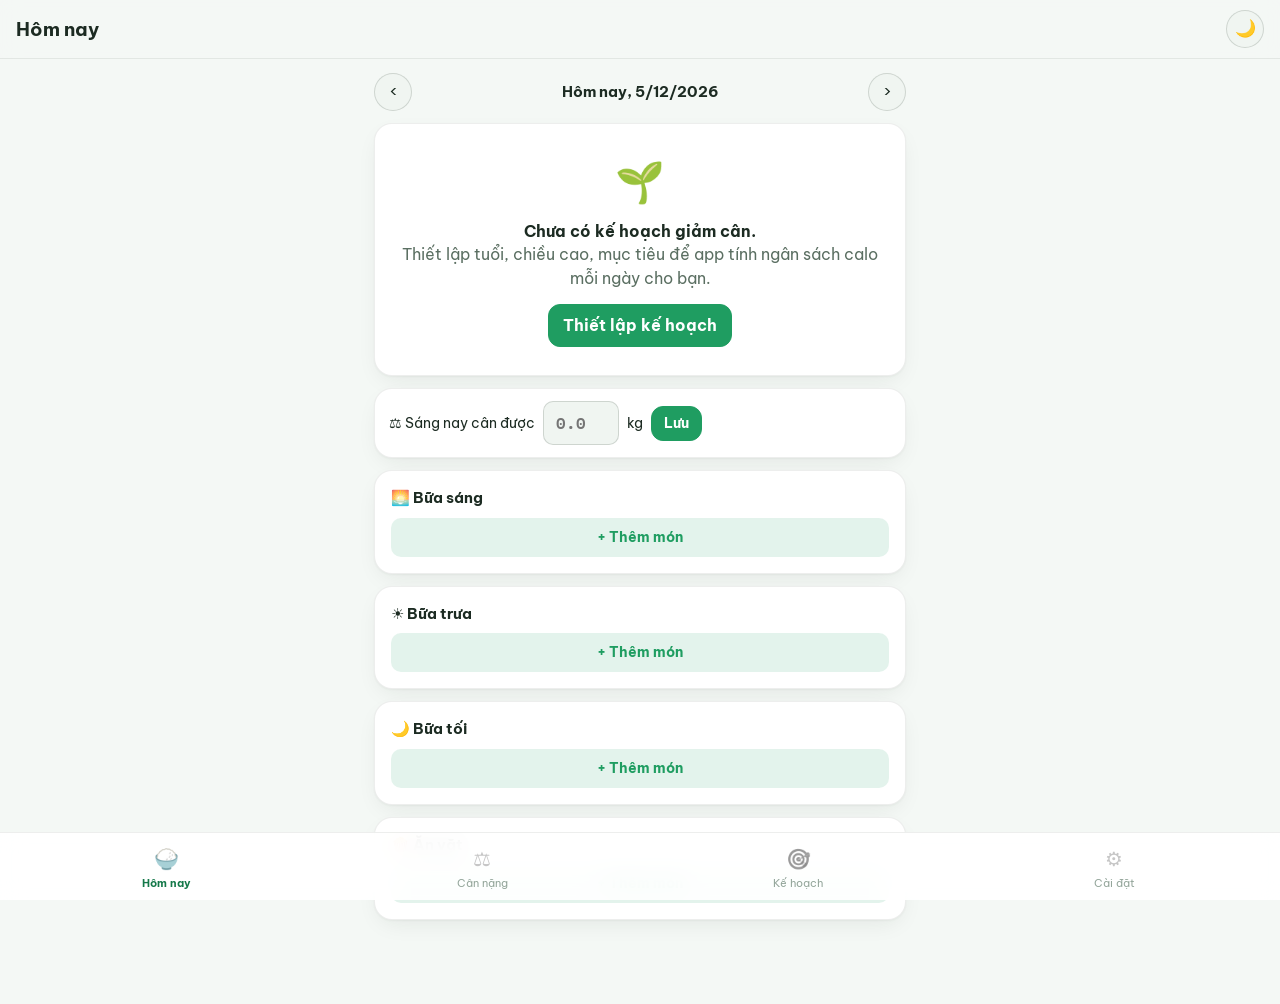
<file: index.html>
<!DOCTYPE html>
<html lang="vi">
<head>
  <meta charset="UTF-8">
  <meta name="viewport" content="width=device-width, initial-scale=1, viewport-fit=cover">
  <meta name="theme-color" content="#f4f8f5">
  <meta name="apple-mobile-web-app-capable" content="yes">
  <meta name="apple-mobile-web-app-status-bar-style" content="default">
  <title>Giảm Cân</title>
  <link rel="stylesheet" href="fonts-embedded.css">
  <link rel="stylesheet" href="styles.css">
  <script>
    // Chống chớp theme: đặt data-theme TRƯỚC khi vẽ trang
    try {
      var t = localStorage.getItem('giam-can-theme');
      if (t === 'dark' || (t !== 'light' && matchMedia('(prefers-color-scheme: dark)').matches))
        document.documentElement.setAttribute('data-theme', 'dark');
    } catch (e) {}
  </script>
</head>
<body>

<header class="topbar">
  <h1 id="topbar-title">Hôm nay</h1>
  <button type="button" id="btn-theme" class="btn icon" aria-label="Đổi giao diện sáng/tối">🌙</button>
</header>

<main>
  <!-- ═══════════ TAB 1: HÔM NAY ═══════════ -->
  <section id="tab-homnay" class="panel">
    <div class="date-nav">
      <button type="button" id="btn-day-prev" class="btn icon" aria-label="Ngày trước">‹</button>
      <div id="day-label" class="date-label">—</div>
      <button type="button" id="btn-day-next" class="btn icon" aria-label="Ngày sau">›</button>
    </div>

    <!-- Empty state khi chưa có kế hoạch -->
    <div id="today-onboard" class="card onboard hidden">
      <div class="onboard-emoji">🌱</div>
      <p><strong>Chưa có kế hoạch giảm cân.</strong><br>Thiết lập tuổi, chiều cao, mục tiêu để app tính ngân sách calo mỗi ngày cho bạn.</p>
      <button type="button" class="btn primary" data-goto="kehoach">Thiết lập kế hoạch</button>
    </div>

    <!-- Hero: vòng calo còn lại -->
    <div id="today-hero" class="card hero-card">
      <div class="ring-wrap">
        <svg viewBox="0 0 200 200" class="ring-svg" aria-hidden="true">
          <circle class="ring-track" cx="100" cy="100" r="86"></circle>
          <circle id="ring-fill" class="ring-fill" cx="100" cy="100" r="86"></circle>
        </svg>
        <div class="ring-center">
          <div id="ring-num" class="ring-num mono">—</div>
          <div id="ring-sub" class="ring-sub">kcal còn lại</div>
        </div>
      </div>
      <div class="hero-stats">
        <div class="hstat"><span class="hstat-label">Ngân sách</span><span id="stat-budget" class="mono">—</span></div>
        <div class="hstat"><span class="hstat-label">Đã ăn</span><span id="stat-eaten" class="mono">0</span></div>
        <div class="hstat"><span class="hstat-label">Chuỗi ngày</span><span id="stat-streak" class="mono">0</span></div>
      </div>
    </div>

    <!-- Cân nhanh buổi sáng -->
    <div id="quick-weigh" class="card quick-weigh hidden">
      <span>⚖️ Sáng nay cân được</span>
      <input type="number" id="quick-weigh-input" inputmode="decimal" step="0.1" min="20" max="300" placeholder="0.0" class="input num">
      <span>kg</span>
      <button type="button" id="btn-quick-weigh" class="btn primary sm">Lưu</button>
    </div>

    <!-- 4 bữa -->
    <div id="meals"></div>
  </section>

  <!-- ═══════════ TAB 2: CÂN NẶNG ═══════════ -->
  <section id="tab-cannang" class="panel" hidden>
    <div class="card weight-now">
      <div class="wn-main">
        <span id="wn-kg" class="wn-kg mono">—</span>
        <span class="wn-unit">kg</span>
      </div>
      <div class="wn-deltas">
        <div class="wn-delta"><span id="wn-vs-week" class="badge">—</span><span class="wn-delta-label">so với tuần trước</span></div>
        <div class="wn-delta"><span id="wn-vs-goal" class="badge">—</span><span class="wn-delta-label">tới mục tiêu</span></div>
      </div>
    </div>

    <div class="card chart-card">
      <div class="chart-head">
        <h2>Diễn biến</h2>
        <div class="pills" id="chart-range">
          <button type="button" class="pill active" data-range="30">30 ngày</button>
          <button type="button" class="pill" data-range="90">90 ngày</button>
          <button type="button" class="pill" data-range="0">Tất cả</button>
        </div>
      </div>
      <div id="chart-empty" class="chart-empty hidden">Cần ít nhất 2 lần cân để vẽ biểu đồ 📈</div>
      <svg id="chart-svg" viewBox="0 0 360 220" class="chart-svg" aria-label="Biểu đồ cân nặng">
        <defs>
          <linearGradient id="area-grad" x1="0" y1="0" x2="0" y2="1">
            <stop offset="0%" class="grad-top"></stop>
            <stop offset="100%" class="grad-bot"></stop>
          </linearGradient>
        </defs>
        <g id="chart-grid"></g>
        <path id="chart-area" class="chart-area" d=""></path>
        <path id="chart-line" class="chart-line" d=""></path>
        <path id="chart-ma" class="chart-ma" d=""></path>
        <line id="chart-goal" class="chart-goal" x1="0" x2="0" y1="0" y2="0"></line>
        <g id="chart-dots"></g>
        <g id="chart-labels"></g>
      </svg>
      <div class="chart-legend">
        <span class="lg lg-raw">Cân thực</span>
        <span class="lg lg-ma">Trung bình 7 ngày</span>
        <span class="lg lg-goal">Mục tiêu</span>
      </div>
    </div>

    <div class="card">
      <h2>Lịch sử cân</h2>
      <ul id="weight-history" class="rowlist"></ul>
      <div id="weight-history-empty" class="empty-note hidden">Chưa có lần cân nào — nhập cân ở tab Hôm nay nhé.</div>
    </div>
  </section>

  <!-- ═══════════ TAB 3: KẾ HOẠCH ═══════════ -->
  <section id="tab-kehoach" class="panel" hidden>
    <div class="card">
      <h2>Về bạn</h2>
      <div class="form-grid">
        <label class="field">
          <span>Giới tính</span>
          <div class="seg" id="seg-sex">
            <button type="button" data-val="male" class="active">Nam</button>
            <button type="button" data-val="female">Nữ</button>
          </div>
        </label>
        <label class="field"><span>Tuổi</span><input type="number" id="f-age" inputmode="numeric" min="10" max="100" class="input"></label>
        <label class="field"><span>Chiều cao (cm)</span><input type="number" id="f-height" inputmode="numeric" min="100" max="230" class="input"></label>
        <label class="field"><span>Cân hiện tại (kg)</span><input type="number" id="f-weight" inputmode="decimal" step="0.1" min="20" max="300" class="input"></label>
        <label class="field span2">
          <span>Mức vận động</span>
          <select id="f-activity" class="input">
            <option value="1.2">Ít vận động (ngồi nhiều)</option>
            <option value="1.375">Nhẹ (tập 1–3 buổi/tuần)</option>
            <option value="1.55">Vừa (tập 3–5 buổi/tuần)</option>
            <option value="1.725">Nhiều (tập 6–7 buổi/tuần)</option>
            <option value="1.9">Rất nhiều (lao động nặng)</option>
          </select>
        </label>
      </div>
    </div>

    <div class="card">
      <h2>Mục tiêu</h2>
      <div class="form-grid">
        <label class="field"><span>Cân mục tiêu (kg)</span><input type="number" id="f-target" inputmode="decimal" step="0.1" min="20" max="300" class="input"></label>
        <label class="field span2">
          <span>Tốc độ giảm</span>
          <div class="seg" id="seg-deficit">
            <button type="button" data-val="0.25">0,25 kg/tuần<small>nhẹ nhàng</small></button>
            <button type="button" data-val="0.5" class="active">0,5 kg/tuần<small>chuẩn</small></button>
            <button type="button" data-val="0.75">0,75 kg/tuần<small>gắt</small></button>
          </div>
        </label>
      </div>
      <button type="button" id="btn-save-plan" class="btn primary block">Lưu kế hoạch</button>
    </div>

    <div id="plan-results" class="hidden">
      <div id="plan-warning" class="warn-banner hidden">⚠️ Ngân sách dưới mức an toàn — hãy chọn tốc độ giảm chậm hơn.</div>
      <div class="result-row">
        <div class="card result-card"><span class="r-label">BMR</span><span id="r-bmr" class="r-num mono">—</span><span class="r-unit">kcal</span></div>
        <div class="card result-card"><span class="r-label">TDEE</span><span id="r-tdee" class="r-num mono">—</span><span class="r-unit">kcal</span></div>
      </div>
      <div class="card result-card big">
        <span class="r-label">Ngân sách mỗi ngày</span>
        <span id="r-budget" class="r-num-big mono">—</span>
        <span class="r-unit">kcal</span>
      </div>
      <div class="card result-card big">
        <span class="r-label">Dự kiến đạt mục tiêu</span>
        <span id="r-eta" class="r-eta">—</span>
      </div>
    </div>
  </section>

  <!-- ═══════════ TAB 4: CÀI ĐẶT ═══════════ -->
  <section id="tab-caidat" class="panel" hidden>
    <div class="card">
      <h2>Giao diện</h2>
      <div class="seg" id="seg-theme">
        <button type="button" data-val="auto">Tự động</button>
        <button type="button" data-val="light">Sáng</button>
        <button type="button" data-val="dark">Tối</button>
      </div>
    </div>
    <div class="card">
      <h2>Món của tôi</h2>
      <ul id="custom-foods" class="rowlist"></ul>
      <div id="custom-foods-empty" class="empty-note">Chưa có món tự tạo. Khi thêm món bằng "Nhập tay", tick "Lưu vào món của tôi" là món sẽ hiện ở đây.</div>
    </div>
    <div class="card">
      <h2>Dữ liệu</h2>
      <p id="sync-status" class="muted hidden">☁️ Đồng bộ theo tài khoản Claude: <strong>đang bật</strong> — mọi thiết bị đăng nhập đều thấy cùng dữ liệu.</p>
      <p id="sync-off-note" class="muted">Dữ liệu nằm trên máy này. Xuất file backup định kỳ để không mất khi đổi máy/xoá trình duyệt.</p>
      <div class="btn-row">
        <button type="button" id="btn-export" class="btn">📤 Xuất dữ liệu</button>
        <button type="button" id="btn-import" class="btn">📥 Nhập dữ liệu</button>
      </div>
      <input type="file" id="import-file" accept="application/json" class="hidden">
      <button type="button" id="btn-wipe" class="btn danger block">Xoá hết dữ liệu</button>
      <p id="diag-photo" class="muted">📷 Chụp ảnh đo calo: đang kiểm tra…</p>
    </div>
    <p class="version muted">Giảm Cân v3.1 · 02/09/2026 · làm bởi Claude cho Ray 💚</p>
  </section>
</main>

<!-- ═══════════ BOTTOM NAV ═══════════ -->
<nav class="bottomnav">
  <button type="button" class="nav-btn active" data-tab="homnay"><span class="nav-ico">🍚</span><span>Hôm nay</span></button>
  <button type="button" class="nav-btn" data-tab="cannang"><span class="nav-ico">⚖️</span><span>Cân nặng</span></button>
  <button type="button" class="nav-btn" data-tab="kehoach"><span class="nav-ico">🎯</span><span>Kế hoạch</span></button>
  <button type="button" class="nav-btn" data-tab="caidat"><span class="nav-ico">⚙️</span><span>Cài đặt</span></button>
</nav>

<!-- ═══════════ SHEET THÊM MÓN ═══════════ -->
<div id="sheet-backdrop" class="sheet-backdrop hidden"></div>
<div id="sheet" class="sheet hidden" role="dialog" aria-label="Thêm món">
  <div class="sheet-handle"></div>
  <div class="sheet-head">
    <h2 id="sheet-title">Thêm món</h2>
    <button type="button" id="sheet-close" class="btn icon" aria-label="Đóng">✕</button>
  </div>

  <!-- AI đo calo (ảnh + tả chữ) — chỉ bản Artifact (claude.ai) mở khoá được -->
  <div id="photo-box" class="photo-box hidden">
    <button type="button" id="btn-photo" class="btn photo-btn hidden">📷 Chụp ảnh món ăn — AI ước tính calo</button>
    <a id="scan-link" class="btn photo-btn hidden" href="https://baoshangen.github.io/Giam-can/scan.html" target="_blank" rel="noopener" style="text-align:center;text-decoration:none">📷 Mở Máy Quét Calo (chụp ảnh)</a>
    <input type="file" id="photo-file" accept="image/*" capture="environment" class="hidden">
    <div class="ai-desc-row">
      <input type="text" id="ai-desc" class="input" placeholder="Tả món: '1 tô bún bò đầy đủ, thêm chả'" maxlength="200">
      <button type="button" id="btn-ai-desc" class="btn primary sm">🤖 Ước tính</button>
    </div>
    <div id="photo-status" class="photo-status hidden"></div>
    <ul id="photo-results" class="photo-results"></ul>
  </div>

  <!-- Món hay ăn 7 ngày gần nhất -->
  <div id="food-suggest" class="suggest hidden">
    <div class="suggest-head">⭐ Hay ăn gần đây</div>
    <div id="suggest-chips" class="suggest-chips"></div>
  </div>

  <input type="search" id="food-search" class="input search" placeholder="Tìm món… (gõ không dấu cũng được)" autocomplete="off">
  <div class="pills" id="food-cats">
    <button type="button" class="pill active" data-cat="">Tất cả</button>
    <button type="button" class="pill" data-cat="com">Cơm</button>
    <button type="button" class="pill" data-cat="bun-pho">Bún/Phở</button>
    <button type="button" class="pill" data-cat="banh-xoi">Bánh/Xôi</button>
    <button type="button" class="pill" data-cat="do-uong">Đồ uống</button>
    <button type="button" class="pill" data-cat="an-vat">Ăn vặt</button>
    <button type="button" class="pill" data-cat="khac">Khác</button>
  </div>
  <ul id="food-list" class="foodlist"></ul>
  <div class="manual-entry">
    <div class="manual-head">Nhập tay</div>
    <div class="manual-row">
      <input type="text" id="manual-name" class="input" placeholder="Tên món" maxlength="60">
      <input type="number" id="manual-kcal" class="input num" inputmode="numeric" min="1" max="5000" placeholder="kcal">
    </div>
    <label class="check"><input type="checkbox" id="manual-save"> Lưu vào món của tôi</label>
    <button type="button" id="btn-manual-add" class="btn primary block">Thêm món này</button>
  </div>
</div>

<div id="toast" class="toast hidden" role="status"></div>

<script src="can-logic.js"></script>
<script src="foods-db.js"></script>
<script src="app.js"></script>
</body>
</html>
</file>
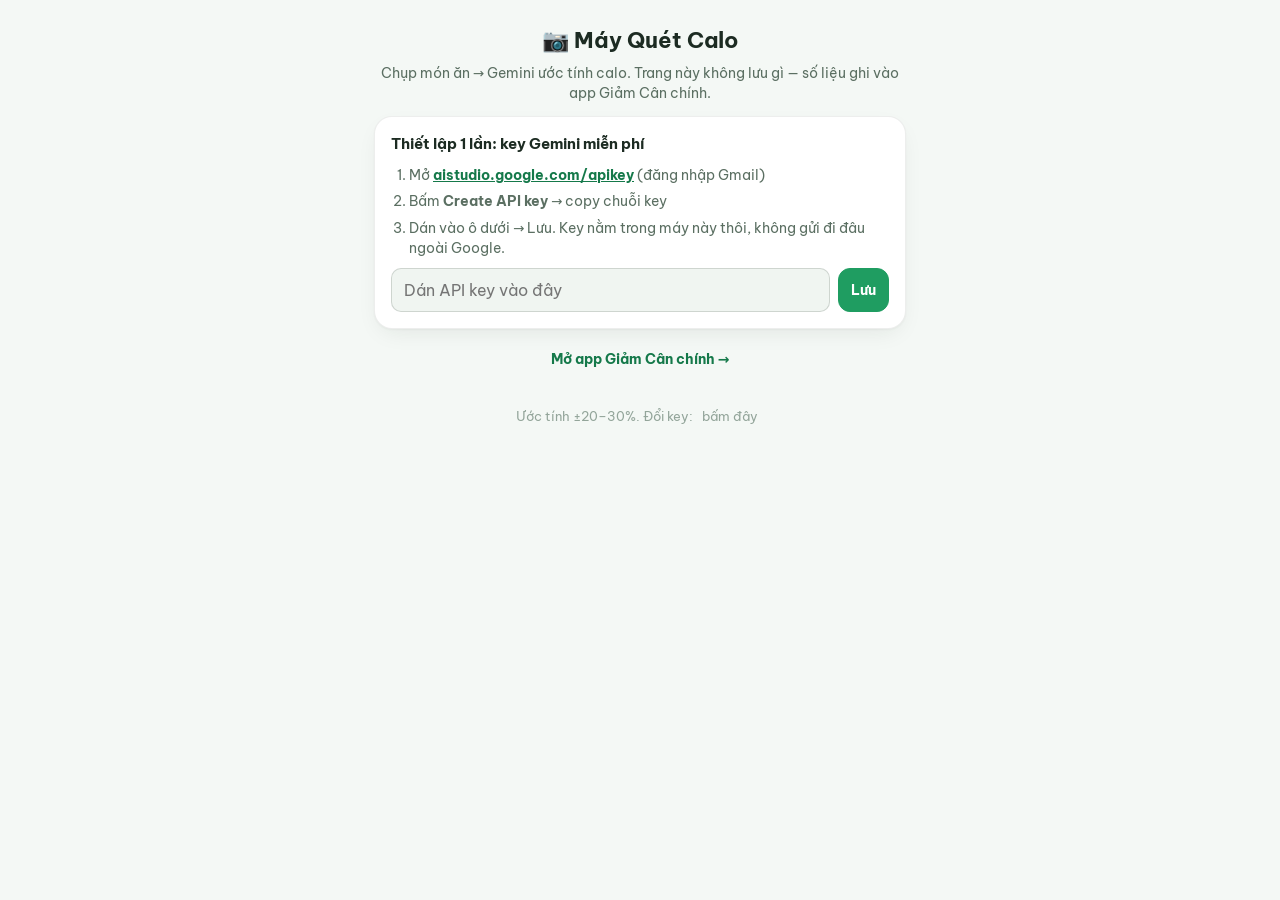
<file: scan.html>
<!DOCTYPE html>
<html lang="vi">
<head>
  <meta charset="UTF-8">
  <meta name="viewport" content="width=device-width, initial-scale=1, viewport-fit=cover">
  <meta name="theme-color" content="#f4f8f5">
  <title>Máy Quét Calo</title>
  <link rel="stylesheet" href="fonts-embedded.css">
  <link rel="stylesheet" href="styles.css">
  <style>
    /* scan.html không có bottom nav → bỏ chỗ trống chừa nav của styles.css */
    body { padding-bottom: 20px; }
    .scan-wrap { max-width: 560px; margin: 0 auto; padding: 14px; display: flex; flex-direction: column; gap: 12px; }
    .scan-hero { text-align: center; padding: 10px 0 0; }
    .scan-hero h1 { font-size: 22px; }
    .scan-hero p { color: var(--ink-2); font-size: 13.5px; margin: 6px 0 0; }
    .big-cam {
      display: flex; flex-direction: column; align-items: center; gap: 6px;
      width: 100%; padding: 26px 16px; cursor: pointer;
      font: inherit; font-weight: 700; font-size: 17px; color: #fff;
      background: var(--green); border: 0; border-radius: var(--radius);
      transition: transform .06s ease;
    }
    .big-cam:active { transform: scale(.98); }
    [data-theme="dark"] .big-cam { color: #0c1510; }
    .big-cam .cam-ico { font-size: 44px; }
    .preview { width: 100%; max-height: 260px; object-fit: contain; border-radius: 12px; background: var(--card-2); }
    .scan-note { font-size: 12.5px; color: var(--ink-3); text-align: center; }
    .key-steps { margin: 0; padding-left: 18px; color: var(--ink-2); font-size: 13.5px; }
    .key-steps li { margin: 6px 0; }
    .key-steps a { color: var(--green-deep); font-weight: 600; }
    .total-row { display: flex; justify-content: space-between; align-items: baseline; border-top: 2px solid var(--hair-2); padding-top: 10px; margin-top: 4px; }
    .total-row .mono { font-size: 22px; font-weight: 600; color: var(--green-deep); }
    .app-link { display: block; text-align: center; color: var(--green-deep); font-weight: 600; font-size: 14px; text-decoration: none; padding: 8px; }
  </style>
  <script>
    try {
      var t = localStorage.getItem('giam-can-theme');
      if (t === 'dark' || (t !== 'light' && matchMedia('(prefers-color-scheme: dark)').matches))
        document.documentElement.setAttribute('data-theme', 'dark');
    } catch (e) {}
  </script>
</head>
<body>
<div class="scan-wrap">
  <div class="scan-hero">
    <h1>📷 Máy Quét Calo</h1>
    <p>Chụp món ăn → Gemini ước tính calo. Trang này không lưu gì — số liệu ghi vào app Giảm Cân chính.</p>
  </div>

  <!-- Thiết lập key (chỉ hiện khi chưa có) -->
  <div id="key-card" class="card hidden">
    <h2>Thiết lập 1 lần: key Gemini miễn phí</h2>
    <ol class="key-steps">
      <li>Mở <a href="https://aistudio.google.com/apikey" target="_blank" rel="noopener">aistudio.google.com/apikey</a> (đăng nhập Gmail)</li>
      <li>Bấm <strong>Create API key</strong> → copy chuỗi key</li>
      <li>Dán vào ô dưới → Lưu. Key nằm trong máy này thôi, không gửi đi đâu ngoài Google.</li>
    </ol>
    <div class="manual-row" style="margin-top:10px">
      <input type="password" id="key-input" class="input" placeholder="Dán API key vào đây" autocomplete="off">
      <button type="button" id="btn-key-save" class="btn primary sm">Lưu</button>
    </div>
  </div>

  <!-- Quét -->
  <div id="scan-card" class="card hidden">
    <button type="button" id="btn-cam" class="big-cam"><span class="cam-ico">📷</span>Chụp / chọn ảnh món ăn</button>
    <input type="file" id="cam-file" accept="image/*" capture="environment" class="hidden">
    <img id="preview" class="preview hidden" alt="Ảnh món ăn">
    <div id="scan-status" class="photo-status hidden"></div>
    <ul id="scan-results" class="photo-results"></ul>
    <div id="total-row" class="total-row hidden"><span>Tổng cộng</span><span id="total-kcal" class="mono">0 kcal</span></div>
    <button type="button" id="btn-copy" class="btn block hidden">📋 Copy kết quả (dán vào ô 🤖 của app)</button>
  </div>

  <a class="app-link" href="https://claude.ai/code/artifact/c59c71ce-4386-413e-b697-3bcf0e0a99fc" target="_blank" rel="noopener">Mở app Giảm Cân chính →</a>
  <p class="scan-note">Ước tính ±20–30%. Đổi key: <button type="button" id="btn-key-change" class="entry-del" style="font:inherit">bấm đây</button></p>
</div>

<script>
(function () {
  'use strict';
  var KEY_STORE = 'giam-can-gemini-key';
  // Đo thật 06/09/2026 với key AQ.* của Ray: chỉ 2 alias này sống (flash chính + lite dự phòng);
  // mọi tên versioned (gemini-2.5-flash, 2.0...) đều 404 với loại key này.
  var MODELS = ['gemini-flash-latest', 'gemini-flash-lite-latest'];
  var $ = function (s) { return document.querySelector(s); };
  var lastResults = [];

  var PROMPT =
    'Bạn là chuyên gia dinh dưỡng. Ảnh đính kèm chụp món ăn (thường là món Việt Nam). ' +
    'Nhận diện TỪNG món/đồ uống thấy trong ảnh và ước tính calo cho ĐÚNG KHẨU PHẦN NHÌN THẤY. ' +
    'Trả về CHỈ MỘT JSON đúng dạng: {"items":[{"name":"tên món tiếng Việt ngắn","kcal":số nguyên,"portion":"khẩu phần ngắn"}],"note":"1 câu lưu ý hoặc chuỗi rỗng"}. ' +
    'Nếu ảnh không phải đồ ăn: {"items":[],"note":"Không thấy đồ ăn trong ảnh"}.';

  function getKey() { try { return localStorage.getItem(KEY_STORE) || ''; } catch (e) { return ''; } }
  function setKey(k) { try { localStorage.setItem(KEY_STORE, k); } catch (e) {} }

  function showMode() {
    var has = !!getKey();
    $('#key-card').classList.toggle('hidden', has);
    $('#scan-card').classList.toggle('hidden', !has);
  }

  function status(msg) {
    var b = $('#scan-status');
    b.textContent = msg || '';
    b.classList.toggle('hidden', !msg);
  }

  // Thu nhỏ ảnh về tối đa 1024px cạnh dài, JPEG 0.8 → payload nhẹ, Gemini đọc vẫn tốt
  function shrink(file) {
    return new Promise(function (resolve, reject) {
      var img = new Image();
      var url = URL.createObjectURL(file);
      img.onload = function () {
        URL.revokeObjectURL(url);
        var scale = Math.min(1, 1024 / Math.max(img.width, img.height));
        var c = document.createElement('canvas');
        c.width = Math.round(img.width * scale);
        c.height = Math.round(img.height * scale);
        c.getContext('2d').drawImage(img, 0, 0, c.width, c.height);
        var dataUrl = c.toDataURL('image/jpeg', 0.8);
        resolve({ b64: dataUrl.split(',')[1], dataUrl: dataUrl });
      };
      img.onerror = function () { URL.revokeObjectURL(url); reject(new Error('Không đọc được ảnh')); };
      img.src = url;
    });
  }

  async function callGemini(b64) {
    var key = getKey();
    var body = JSON.stringify({
      contents: [{ parts: [{ text: PROMPT }, { inline_data: { mime_type: 'image/jpeg', data: b64 } }] }],
      generationConfig: { response_mime_type: 'application/json', temperature: 0.2 },
    });
    var lastErr = null;
    for (var i = 0; i < MODELS.length; i++) {
      var res = null;
      // 503 = quá tải chập chờn (gặp thật nhiều lần) → thử 3 nhịp giãn cách rồi mới nhảy model kế
      var delays = [0, 2000, 4000];
      for (var a = 0; a < delays.length; a++) {
        if (delays[a]) {
          status('Gemini đang đông khách — thử lại nhịp ' + (a + 1) + '/3…');
          await new Promise(function (r) { setTimeout(r, delays[a]); });
        }
        res = await fetch('https://generativelanguage.googleapis.com/v1beta/models/' + MODELS[i] + ':generateContent?key=' + encodeURIComponent(key), {
          method: 'POST', headers: { 'Content-Type': 'application/json' }, body: body,
        });
        if (res.status !== 503) break;
      }
      if (res.status === 503) { lastErr = new Error('BUSY'); continue; } // model này nghẽn → thử model kế
      if (res.status === 404) { lastErr = new Error('model'); continue; } // model đổi tên → thử model sau
      if (res.status === 400 || res.status === 403) throw new Error('KEY');
      if (res.status === 429) throw new Error('QUOTA');
      if (!res.ok) throw new Error('HTTP ' + res.status);
      var json = await res.json();
      var text = json && json.candidates && json.candidates[0] && json.candidates[0].content &&
        json.candidates[0].content.parts && json.candidates[0].content.parts[0] && json.candidates[0].content.parts[0].text;
      if (!text) throw new Error('EMPTY');
      return JSON.parse(text);
    }
    throw (lastErr || new Error('model'));
  }

  function render(data) {
    var ul = $('#scan-results');
    ul.textContent = '';
    lastResults = [];
    var items = (data && Array.isArray(data.items)) ? data.items : [];
    var good = items.filter(function (it) {
      return it && typeof it.name === 'string' && isFinite(Number(it.kcal)) && it.kcal > 0 && it.kcal <= 5000;
    });
    if (!good.length) {
      status((data && data.note) ? String(data.note) : 'Không nhận diện được món nào trong ảnh.');
      $('#total-row').classList.add('hidden');
      $('#btn-copy').classList.add('hidden');
      return;
    }
    status(data.note ? String(data.note) : 'Ước tính từ ảnh (±20–30%):');
    var total = 0;
    good.forEach(function (it) {
      var kcal = Math.round(it.kcal);
      total += kcal;
      lastResults.push(it.name + (it.portion ? ' (' + it.portion + ')' : '') + ' ' + kcal + ' kcal');
      var li = document.createElement('li');
      var name = document.createElement('span');
      name.className = 'pr-name';
      name.textContent = it.name;
      if (it.portion) {
        var u = document.createElement('span');
        u.className = 'food-unit';
        u.textContent = String(it.portion);
        name.appendChild(u);
      }
      var k = document.createElement('span');
      k.className = 'pr-kcal';
      k.textContent = kcal + ' kcal';
      li.appendChild(name); li.appendChild(k);
      ul.appendChild(li);
    });
    $('#total-kcal').textContent = total + ' kcal';
    $('#total-row').classList.remove('hidden');
    $('#btn-copy').classList.remove('hidden');
  }

  async function scan(file) {
    $('#scan-results').textContent = '';
    $('#total-row').classList.add('hidden');
    $('#btn-copy').classList.add('hidden');
    $('#btn-cam').disabled = true;
    status('🔍 Gemini đang nhìn ảnh… (vài giây)');
    try {
      var img = await shrink(file);
      $('#preview').src = img.dataUrl;
      $('#preview').classList.remove('hidden');
      var data;
      try {
        data = await callGemini(img.b64);
      } catch (e1) {
        if (!(e1 && e1.message === 'BUSY')) throw e1;
        // nghẽn hết các nhịp trên mọi model → tự đợi 5s quét lại giùm, khỏi bắt bấm tay
        for (var s5 = 5; s5 > 0; s5--) {
          status('Gemini đang quá tải — tự quét lại sau ' + s5 + ' giây…');
          await new Promise(function (r) { setTimeout(r, 1000); });
        }
        data = await callGemini(img.b64);
      }
      render(data);
    } catch (e) {
      var m = e && e.message;
      if (m === 'KEY') { status('Key không hợp lệ hoặc hết hạn — dán key khác nha.'); setKey(''); showMode(); }
      else if (m === 'QUOTA') status('Hết lượt miễn phí hôm nay của Gemini — mai quét tiếp, giờ tả chữ trong app nha.');
      else if (m === 'BUSY') status('Gemini kẹt cứng thiệt rồi 😅 — đợi 1–2 phút rồi bấm quét lại nha.');
      else if (m === 'model') status('Google đổi tên model — báo Claude cập nhật máy quét giùm.');
      else status('Trục trặc: ' + m + ' — kiểm tra mạng rồi thử lại.');
    } finally {
      $('#btn-cam').disabled = false;
    }
  }

  $('#btn-key-save').addEventListener('click', function () {
    var k = $('#key-input').value.trim();
    if (!k) return;
    setKey(k);
    $('#key-input').value = '';
    showMode();
  });
  $('#btn-key-change').addEventListener('click', function () { setKey(''); showMode(); });
  $('#btn-cam').addEventListener('click', function () { $('#cam-file').click(); });
  $('#cam-file').addEventListener('change', function (ev) {
    var f = ev.target.files[0];
    ev.target.value = '';
    if (f) scan(f);
  });
  $('#btn-copy').addEventListener('click', function () {
    var txt = lastResults.join(', ');
    (navigator.clipboard ? navigator.clipboard.writeText(txt) : Promise.reject()).then(
      function () { status('Đã copy ✅ — qua app chính dán vào ô 🤖 tả chữ hoặc Nhập tay.'); },
      function () { status('Copy tay giùm: ' + txt); }
    );
  });

  document.addEventListener('touchstart', function () {}, { passive: true });
  showMode();
})();
</script>
</body>
</html>
</file>
<file: fonts-embedded.css>
/* ============================================================
   FONT NHÚNG SẴN (data-URI) — sinh tự động bởi fetch-fonts.js
   Đừng sửa tay file này. Sửa danh sách font trong fetch-fonts.js rồi chạy lại.
   ============================================================ */

/* Be Vietnam Pro — subset: vietnamese */
@font-face {
  font-family: 'Be Vietnam Pro';
  font-style: normal;
  font-weight: 400;
  font-display: swap;
  src: url([data-uri]) format('woff2');
  unicode-range: U+0102-0103, U+0110-0111, U+0128-0129, U+0168-0169, U+01A0-01A1, U+01AF-01B0, U+0300-0301, U+0303-0304, U+0308-0309, U+0323, U+0329, U+1EA0-1EF9, U+20AB;
}

/* Be Vietnam Pro — subset: latin */
@font-face {
  font-family: 'Be Vietnam Pro';
  font-style: normal;
  font-weight: 400;
  font-display: swap;
  src: url([data-uri]) format('woff2');
  unicode-range: U+0000-00FF, U+0131, U+0152-0153, U+02BB-02BC, U+02C6, U+02DA, U+02DC, U+0304, U+0308, U+0329, U+2000-206F, U+20AC, U+2122, U+2191, U+2193, U+2212, U+2215, U+FEFF, U+FFFD;
}

/* Be Vietnam Pro — subset: vietnamese */
@font-face {
  font-family: 'Be Vietnam Pro';
  font-style: normal;
  font-weight: 500;
  font-display: swap;
  src: url([data-uri]) format('woff2');
  unicode-range: U+0102-0103, U+0110-0111, U+0128-0129, U+0168-0169, U+01A0-01A1, U+01AF-01B0, U+0300-0301, U+0303-0304, U+0308-0309, U+0323, U+0329, U+1EA0-1EF9, U+20AB;
}

/* Be Vietnam Pro — subset: latin */
@font-face {
  font-family: 'Be Vietnam Pro';
  font-style: normal;
  font-weight: 500;
  font-display: swap;
  src: url([data-uri]) format('woff2');
  unicode-range: U+0000-00FF, U+0131, U+0152-0153, U+02BB-02BC, U+02C6, U+02DA, U+02DC, U+0304, U+0308, U+0329, U+2000-206F, U+20AC, U+2122, U+2191, U+2193, U+2212, U+2215, U+FEFF, U+FFFD;
}

/* Be Vietnam Pro — subset: vietnamese */
@font-face {
  font-family: 'Be Vietnam Pro';
  font-style: normal;
  font-weight: 700;
  font-display: swap;
  src: url([data-uri]) format('woff2');
  unicode-range: U+0102-0103, U+0110-0111, U+0128-0129, U+0168-0169, U+01A0-01A1, U+01AF-01B0, U+0300-0301, U+0303-0304, U+0308-0309, U+0323, U+0329, U+1EA0-1EF9, U+20AB;
}

/* Be Vietnam Pro — subset: latin */
@font-face {
  font-family: 'Be Vietnam Pro';
  font-style: normal;
  font-weight: 700;
  font-display: swap;
  src: url([data-uri]) format('woff2');
  unicode-range: U+0000-00FF, U+0131, U+0152-0153, U+02BB-02BC, U+02C6, U+02DA, U+02DC, U+0304, U+0308, U+0329, U+2000-206F, U+20AC, U+2122, U+2191, U+2193, U+2212, U+2215, U+FEFF, U+FFFD;
}

/* IBM Plex Mono — subset: vietnamese */
@font-face {
  font-family: 'IBM Plex Mono';
  font-style: normal;
  font-weight: 600;
  font-display: swap;
  src: url([data-uri]) format('woff2');
  unicode-range: U+0102-0103, U+0110-0111, U+0128-0129, U+0168-0169, U+01A0-01A1, U+01AF-01B0, U+0300-0301, U+0303-0304, U+0308-0309, U+0323, U+0329, U+1EA0-1EF9, U+20AB;
}

/* IBM Plex Mono — subset: latin */
@font-face {
  font-family: 'IBM Plex Mono';
  font-style: normal;
  font-weight: 600;
  font-display: swap;
  src: url([data-uri]) format('woff2');
  unicode-range: U+0000-00FF, U+0131, U+0152-0153, U+02BB-02BC, U+02C6, U+02DA, U+02DC, U+0304, U+0308, U+0329, U+2000-206F, U+20AC, U+2122, U+2191, U+2193, U+2212, U+2215, U+FEFF, U+FFFD;
}
</file>
<file: styles.css>
/* ============================================================
   Giảm Cân — health app sạch sẽ: xanh lá/trắng, card bo tròn, số to
   Token light/dark · Be Vietnam Pro body · IBM Plex Mono cho số
   ============================================================ */
:root {
  --bg: #f4f8f5;
  --card: #ffffff;
  --card-2: #f0f5f1;
  --ink: #1c2b22;
  --ink-2: #5b6f62;
  --ink-3: #93a59a;
  --hair: rgba(28, 43, 34, .08);
  --hair-2: rgba(28, 43, 34, .16);
  --green: #1f9d61;
  --green-deep: #15794a;
  --green-soft: rgba(31, 157, 97, .12);
  --amber: #d98e04;
  --amber-soft: rgba(217, 142, 4, .13);
  --red: #d64545;
  --red-soft: rgba(214, 69, 69, .12);
  --blue: #3d7dd8;
  --shadow: 0 1px 2px rgba(28, 43, 34, .04), 0 8px 24px -8px rgba(28, 43, 34, .10);
  --radius: 18px;
  --sans: 'Be Vietnam Pro', 'Segoe UI', system-ui, sans-serif;
  --mono: 'IBM Plex Mono', Consolas, monospace;
  color-scheme: light;
}
[data-theme="dark"] {
  --bg: #101713;
  --card: #1a231e;
  --card-2: #212c25;
  --ink: #e8f0ea;
  --ink-2: #9db3a5;
  --ink-3: #67796e;
  --hair: rgba(232, 240, 234, .09);
  --hair-2: rgba(232, 240, 234, .18);
  --green: #34c17d;
  --green-deep: #6adfa8;
  --green-soft: rgba(52, 193, 125, .16);
  --amber: #eda93a;
  --amber-soft: rgba(237, 169, 58, .15);
  --red: #ef7070;
  --red-soft: rgba(239, 112, 112, .15);
  --blue: #6ba3ec;
  --shadow: 0 1px 2px rgba(0, 0, 0, .3), 0 8px 24px -8px rgba(0, 0, 0, .5);
  color-scheme: dark;
}

* { box-sizing: border-box; }
html, body { margin: 0; min-height: 100%; }
body {
  font-family: var(--sans);
  font-size: 15px;
  line-height: 1.5;
  color: var(--ink);
  background: var(--bg);
  padding-bottom: calc(76px + env(safe-area-inset-bottom));
  -webkit-tap-highlight-color: transparent;
  touch-action: manipulation; /* bỏ delay 300ms + chặn double-tap zoom khi bấm nút nhanh */
  transition: background-color .25s ease, color .25s ease; /* đổi theme mượt */
}
body.sheet-open { overflow: hidden; } /* sheet mở thì khoá cuộn nền, khỏi cuộn xuyên */
h1, h2 { margin: 0; font-weight: 700; }
h2 { font-size: 15px; margin-bottom: 10px; }
.mono { font-family: var(--mono); font-variant-numeric: tabular-nums; }
.hidden { display: none !important; }
.muted { color: var(--ink-2); font-size: 13px; margin: 4px 0 10px; }

/* ── Khung trang ── */
.topbar {
  position: sticky; top: 0; z-index: 10;
  display: flex; align-items: center; justify-content: space-between;
  padding: calc(10px + env(safe-area-inset-top)) 16px 10px;
  background: color-mix(in srgb, var(--bg) 88%, transparent);
  backdrop-filter: blur(10px); -webkit-backdrop-filter: blur(10px);
  border-bottom: 1px solid var(--hair);
}
.topbar h1 { font-size: 19px; }
main { max-width: 560px; margin: 0 auto; padding: 14px 14px 8px; }
.panel { display: flex; flex-direction: column; gap: 12px; animation: panel-in .22s ease; }
.panel[hidden] { display: none; } /* BẮT BUỘC: display:flex ở trên đè mất luật ẩn [hidden] của trình duyệt */
@keyframes panel-in { from { opacity: 0; transform: translateY(8px); } to { opacity: 1; transform: none; } }

.card {
  background: var(--card);
  border: 1px solid var(--hair);
  border-radius: var(--radius);
  box-shadow: var(--shadow);
  padding: 16px;
  transition: background-color .25s ease, border-color .25s ease;
}

/* ── Nút ── */
.btn {
  font: inherit; color: var(--ink);
  background: var(--card-2);
  border: 1px solid var(--hair-2);
  border-radius: 12px;
  padding: 9px 14px;
  cursor: pointer;
  transition: transform .06s ease, background .15s ease;
}
.btn:active { transform: scale(.97); }
.btn.primary { background: var(--green); border-color: var(--green); color: #fff; font-weight: 600; }
.btn.primary:active { background: var(--green-deep); }
[data-theme="dark"] .btn.primary { color: #0c1510; }
.btn.danger { background: var(--red-soft); border-color: transparent; color: var(--red); font-weight: 600; }
.btn.icon { width: 38px; height: 38px; padding: 0; display: inline-flex; align-items: center; justify-content: center; font-size: 17px; border-radius: 50%; }
.btn.sm { padding: 6px 12px; font-size: 14px; }
.btn.block { display: block; width: 100%; margin-top: 12px; }
.btn-row { display: flex; gap: 10px; }
.btn-row .btn { flex: 1; }

/* ── Ngày ── */
.date-nav { display: flex; align-items: center; justify-content: space-between; }
.date-label { font-weight: 600; font-size: 15px; }

/* ── Onboard ── */
.onboard { text-align: center; padding: 28px 20px; }
.onboard-emoji { font-size: 40px; margin-bottom: 8px; }
.onboard p { margin: 0 0 14px; color: var(--ink-2); }
.onboard strong { color: var(--ink); }

/* ── Hero ring ── */
.hero-card { display: flex; flex-direction: column; align-items: center; gap: 12px; padding: 22px 16px 16px; }
.ring-wrap { position: relative; width: 190px; height: 190px; }
.ring-svg { width: 100%; height: 100%; transform: rotate(-90deg); }
.ring-track { fill: none; stroke: var(--card-2); stroke-width: 14; }
.ring-fill {
  fill: none; stroke: var(--green); stroke-width: 14; stroke-linecap: round;
  stroke-dasharray: 540.35; /* 2πr, r=86 */
  stroke-dashoffset: 540.35;
  transition: stroke-dashoffset .5s ease, stroke .3s ease;
}
.ring-fill.warn { stroke: var(--amber); }
.ring-fill.over { stroke: var(--red); }
.ring-center {
  position: absolute; inset: 0;
  display: flex; flex-direction: column; align-items: center; justify-content: center;
  text-align: center;
}
.ring-num { font-size: 40px; font-weight: 600; line-height: 1; }
.ring-num.over { color: var(--red); }
.ring-sub { font-size: 12.5px; color: var(--ink-2); margin-top: 4px; }
.hero-stats { display: flex; width: 100%; border-top: 1px solid var(--hair); padding-top: 12px; }
.hstat { flex: 1; display: flex; flex-direction: column; align-items: center; gap: 2px; }
.hstat + .hstat { border-left: 1px solid var(--hair); }
.hstat-label { font-size: 12px; color: var(--ink-2); }
.hstat .mono { font-size: 17px; font-weight: 600; }

/* ── Cân nhanh ── */
.quick-weigh { display: flex; align-items: center; gap: 8px; font-size: 14px; padding: 12px 14px; }
.quick-weigh .input { width: 76px; }

/* ── Bữa ăn ── */
#meals { display: flex; flex-direction: column; gap: 12px; }
.meal-card .meal-head { display: flex; align-items: baseline; justify-content: space-between; margin-bottom: 4px; }
.meal-title { font-weight: 700; font-size: 15px; }
.meal-total { font-size: 14px; color: var(--ink-2); }
.meal-entries { list-style: none; margin: 0; padding: 0; }
.meal-entries li {
  display: flex; align-items: center; justify-content: space-between; gap: 8px;
  padding: 8px 0; border-top: 1px solid var(--hair);
}
.entry-name { flex: 1; min-width: 0; overflow: hidden; text-overflow: ellipsis; white-space: nowrap; }
.entry-qty { color: var(--ink-3); font-size: 13px; }
.entry-kcal { font-size: 14px; }
.entry-del { border: 0; background: none; color: var(--ink-3); font-size: 15px; cursor: pointer; padding: 4px 6px; }
.meal-add {
  display: block; width: 100%; margin-top: 8px;
  font: inherit; font-size: 14px; font-weight: 600; color: var(--green);
  background: var(--green-soft); border: 0; border-radius: 10px;
  padding: 9px; cursor: pointer;
  transition: transform .06s ease;
}
.meal-add:active { transform: scale(.97); }

/* ── Cân nặng ── */
.weight-now { display: flex; align-items: center; justify-content: space-between; gap: 14px; }
.wn-main { display: flex; align-items: baseline; gap: 6px; }
.wn-kg { font-size: 44px; font-weight: 600; line-height: 1; }
.wn-unit { color: var(--ink-2); font-weight: 600; }
.wn-deltas { display: flex; flex-direction: column; gap: 8px; }
.wn-delta { display: flex; flex-direction: column; align-items: flex-end; gap: 2px; }
.wn-delta-label { font-size: 11.5px; color: var(--ink-3); }
.badge {
  font-family: var(--mono); font-size: 13.5px; font-weight: 600;
  padding: 2px 9px; border-radius: 99px;
  background: var(--card-2); color: var(--ink-2);
}
.badge.down { background: var(--green-soft); color: var(--green-deep); }
.badge.up { background: var(--red-soft); color: var(--red); }

.chart-head { display: flex; align-items: center; justify-content: space-between; flex-wrap: wrap; gap: 8px; }
.chart-svg { width: 100%; height: auto; display: block; margin-top: 8px; }
.chart-empty { padding: 40px 10px; text-align: center; color: var(--ink-2); font-size: 14px; }
.chart-area { fill: url(#area-grad); }
.grad-top { stop-color: var(--green); stop-opacity: .22; }
.grad-bot { stop-color: var(--green); stop-opacity: 0; }
.chart-line { fill: none; stroke: var(--green); stroke-width: 1.6; stroke-linejoin: round; opacity: .55; }
.chart-ma { fill: none; stroke: var(--green-deep); stroke-width: 2.4; stroke-linejoin: round; }
.chart-goal { stroke: var(--amber); stroke-width: 1.4; stroke-dasharray: 5 4; }
.chart-dot { fill: var(--green); }
.chart-grid line { stroke: var(--hair); stroke-width: 1; }
.chart-label { font-size: 9.5px; fill: var(--ink-3); font-family: var(--mono); }
.chart-goal-label { font-size: 9.5px; fill: var(--amber); font-family: var(--mono); }
.chart-legend { display: flex; gap: 14px; margin-top: 10px; font-size: 12px; color: var(--ink-2); flex-wrap: wrap; }
.lg::before { content: ''; display: inline-block; width: 14px; height: 3px; border-radius: 2px; margin-right: 5px; vertical-align: middle; }
.lg-raw::before { background: var(--green); opacity: .55; }
.lg-ma::before { background: var(--green-deep); }
.lg-goal::before { background: var(--amber); }

.rowlist { list-style: none; margin: 0; padding: 0; }
.rowlist li {
  display: flex; align-items: center; justify-content: space-between; gap: 10px;
  padding: 9px 0; border-top: 1px solid var(--hair);
}
.rowlist li:first-child { border-top: 0; }
.row-sub { color: var(--ink-3); font-size: 12.5px; }
.empty-note { color: var(--ink-2); font-size: 13.5px; padding: 6px 0; }

/* ── Form ── */
.form-grid { display: grid; grid-template-columns: 1fr 1fr; gap: 12px; }
.field { display: flex; flex-direction: column; gap: 5px; font-size: 13px; color: var(--ink-2); }
.field.span2 { grid-column: span 2; }
.input {
  font: inherit;
  font-size: 16px; /* PHẢI ≥16px: iOS Safari tự zoom trang khi focus input chữ nhỏ hơn */
  color: var(--ink);
  background: var(--card-2);
  border: 1px solid var(--hair-2); border-radius: 10px;
  padding: 9px 12px; width: 100%;
}
.input:focus { outline: 2px solid var(--green); outline-offset: -1px; }
.input.num { font-family: var(--mono); }
.seg { display: flex; background: var(--card-2); border-radius: 12px; padding: 3px; gap: 3px; }
.seg button {
  flex: 1; font: inherit; font-size: 13.5px; color: var(--ink-2);
  background: none; border: 0; border-radius: 9px;
  padding: 8px 4px; cursor: pointer;
  display: flex; flex-direction: column; align-items: center; gap: 1px;
}
.seg button small { font-size: 10.5px; color: var(--ink-3); }
.seg button.active { background: var(--card); color: var(--ink); font-weight: 600; box-shadow: var(--shadow); }
.seg button.active small { color: var(--green); }

/* ── Kết quả kế hoạch ── */
.result-row { display: flex; gap: 12px; }
.result-row .card { flex: 1; }
.result-card { display: flex; flex-direction: column; align-items: center; gap: 2px; text-align: center; }
.result-card.big { margin-top: 12px; }
.result-row { margin-top: 0; }
#plan-results { display: flex; flex-direction: column; gap: 12px; }
.r-label { font-size: 12.5px; color: var(--ink-2); }
.r-num { font-size: 26px; font-weight: 600; }
.r-num-big { font-size: 40px; font-weight: 600; color: var(--green-deep); }
.r-unit { font-size: 12px; color: var(--ink-3); }
.r-eta { font-size: 19px; font-weight: 700; }
.warn-banner {
  background: var(--amber-soft); color: var(--amber);
  border-radius: 12px; padding: 11px 14px; font-size: 13.5px; font-weight: 600;
}

.version { text-align: center; padding: 6px 0 2px; }

/* ── Bottom nav ── */
.bottomnav {
  position: fixed; left: 0; right: 0; bottom: 0; z-index: 20;
  display: flex;
  background: color-mix(in srgb, var(--card) 92%, transparent);
  backdrop-filter: blur(12px); -webkit-backdrop-filter: blur(12px);
  border-top: 1px solid var(--hair);
  padding: 6px 8px calc(6px + env(safe-area-inset-bottom));
}
.nav-btn {
  flex: 1; display: flex; flex-direction: column; align-items: center; gap: 1px;
  font: inherit; font-size: 11px; color: var(--ink-3);
  background: none; border: 0; border-radius: 12px;
  padding: 5px 0 3px; cursor: pointer;
  transition: transform .08s ease, color .15s ease;
}
.nav-btn:active { transform: scale(.9); }
.nav-ico { font-size: 20px; filter: grayscale(1) opacity(.6); }
.nav-btn.active { color: var(--green-deep); font-weight: 600; }
.nav-btn.active .nav-ico { filter: none; }

/* ── Sheet thêm món ── */
.sheet-backdrop {
  position: fixed; inset: 0; z-index: 30;
  background: rgba(10, 20, 14, .45);
  animation: fade-in .2s ease;
  transition: opacity .18s ease;
}
.sheet-backdrop.closing { opacity: 0; }
@keyframes fade-in { from { opacity: 0; } to { opacity: 1; } }
.sheet {
  position: fixed; left: 0; right: 0; bottom: 0; z-index: 31;
  max-width: 560px; margin: 0 auto;
  max-height: 86dvh;
  display: flex; flex-direction: column;
  background: var(--card);
  border-radius: 22px 22px 0 0;
  padding: 8px 16px calc(14px + env(safe-area-inset-bottom));
  box-shadow: 0 -8px 40px rgba(0, 0, 0, .25);
  animation: sheet-up .24s cubic-bezier(.2, .9, .3, 1);
  transition: transform .2s ease, opacity .2s ease;
  overflow-y: auto; /* nội dung dài hơn trần (màn ngắn/bàn phím mở) thì cuộn, không bóp */
}
/* KHÔNG cho flexbox bóp lùn các phần cố định (search, pills... từng bị cắt nửa chữ);
   chỉ danh sách món — vốn tự cuộn — được phép co giãn */
.sheet > * { flex-shrink: 0; }
.sheet .foodlist { flex: 1 1 auto; }
.sheet.closing { transform: translateY(100%); opacity: .6; }
@keyframes sheet-up { from { transform: translateY(60px); opacity: .4; } to { transform: none; opacity: 1; } }
.sheet-handle { width: 42px; height: 4px; border-radius: 2px; background: var(--hair-2); margin: 4px auto 8px; }
.sheet-head { display: flex; align-items: center; justify-content: space-between; margin-bottom: 8px; }
.input.search { margin-bottom: 8px; }
.pills { display: flex; gap: 6px; overflow-x: auto; padding-bottom: 4px; scrollbar-width: none; }
.pills::-webkit-scrollbar { display: none; }
.pill {
  font: inherit; font-size: 13px; color: var(--ink-2); white-space: nowrap;
  background: var(--card-2); border: 1px solid var(--hair); border-radius: 99px;
  padding: 5px 12px; cursor: pointer;
  transition: transform .06s ease, background .15s ease;
}
.pill:active { transform: scale(.94); }
.pill.active { background: var(--green-soft); color: var(--green-deep); border-color: transparent; font-weight: 600; }
.foodlist {
  list-style: none; margin: 8px 0 0; padding: 0;
  overflow-y: auto; flex: 1; min-height: 120px;
  overscroll-behavior: contain; /* cuộn hết list không kéo lây cả trang */
  -webkit-overflow-scrolling: touch;
}
.foodlist li {
  display: flex; align-items: center; justify-content: space-between; gap: 10px;
  padding: 10px 6px; border-top: 1px solid var(--hair);
  cursor: pointer;
  border-radius: 10px;
  transition: background .12s ease;
}
.foodlist li:active { background: var(--green-soft); }
.foodlist li:first-child { border-top: 0; }
.food-name { flex: 1; min-width: 0; }
.food-unit { display: block; font-size: 12px; color: var(--ink-3); }
.food-kcal { font-family: var(--mono); font-size: 14px; color: var(--ink-2); white-space: nowrap; }
.food-none { color: var(--ink-2); font-size: 14px; padding: 16px 2px; cursor: default; justify-content: center; }
.qty-step { display: flex; align-items: center; gap: 6px; }
.qty-step button {
  width: 30px; height: 30px; font-size: 16px; font-weight: 700;
  background: var(--green-soft); color: var(--green-deep);
  border: 0; border-radius: 50%; cursor: pointer;
}
.qty-num { font-family: var(--mono); font-weight: 600; min-width: 22px; text-align: center; }
.manual-entry { border-top: 1px solid var(--hair); margin-top: 8px; padding-top: 10px; }
.manual-head { font-size: 13px; font-weight: 700; color: var(--ink-2); margin-bottom: 8px; }
.manual-row { display: flex; gap: 8px; }
.manual-row .input.num { width: 96px; flex-shrink: 0; }
.check { display: flex; align-items: center; gap: 7px; font-size: 13.5px; color: var(--ink-2); margin: 10px 0 2px; cursor: pointer; }
.check input { accent-color: var(--green); width: 16px; height: 16px; }

/* ── Món hay ăn (suggestion) ── */
.suggest { margin-bottom: 8px; }
.suggest-head { font-size: 12.5px; font-weight: 700; color: var(--ink-2); margin-bottom: 6px; }
.suggest-chips { display: flex; gap: 6px; overflow-x: auto; padding-bottom: 4px; scrollbar-width: none; }
.suggest-chips::-webkit-scrollbar { display: none; }
.suggest-chip {
  font: inherit; font-size: 13px; font-weight: 600; color: var(--green-deep); white-space: nowrap;
  background: var(--green-soft); border: 0; border-radius: 99px;
  padding: 7px 13px; cursor: pointer;
  transition: transform .06s ease;
}
.suggest-chip:active { transform: scale(.94); }
.suggest-chip .chip-kcal { font-family: var(--mono); font-weight: 600; opacity: .75; margin-left: 4px; }

/* ── Chụp ảnh đo calo ── */
.photo-box { margin-bottom: 10px; }
.photo-btn {
  display: block; width: 100%;
  background: var(--green); border-color: var(--green); color: #fff; font-weight: 600;
}
[data-theme="dark"] .photo-btn { color: #0c1510; }
.photo-btn { margin-bottom: 8px; }
.ai-desc-row { display: flex; gap: 8px; }
.ai-desc-row .input { flex: 1; min-width: 0; }
.ai-desc-row .btn { flex-shrink: 0; }
.photo-status { font-size: 13.5px; color: var(--ink-2); padding: 8px 2px 0; }
.photo-results { list-style: none; margin: 6px 0 0; padding: 0; }
.photo-results li {
  display: flex; align-items: center; justify-content: space-between; gap: 8px;
  padding: 8px 2px; border-top: 1px solid var(--hair);
}
.photo-results .pr-name { flex: 1; min-width: 0; }
.photo-results .pr-kcal { font-family: var(--mono); font-size: 14px; color: var(--ink-2); white-space: nowrap; }

/* ── Toast ── */
.toast {
  position: fixed; left: 50%; bottom: calc(88px + env(safe-area-inset-bottom)); z-index: 40;
  transform: translateX(-50%);
  background: var(--ink); color: var(--bg);
  font-size: 14px; font-weight: 600;
  padding: 9px 18px; border-radius: 99px;
  box-shadow: var(--shadow);
  animation: toast-in .18s ease;
}
@keyframes toast-in { from { transform: translate(-50%, 8px); opacity: 0; } to { transform: translateX(-50%); opacity: 1; } }

@media (min-width: 480px) {
  body { font-size: 15.5px; }
  .ring-wrap { width: 210px; height: 210px; }
}
</file>
